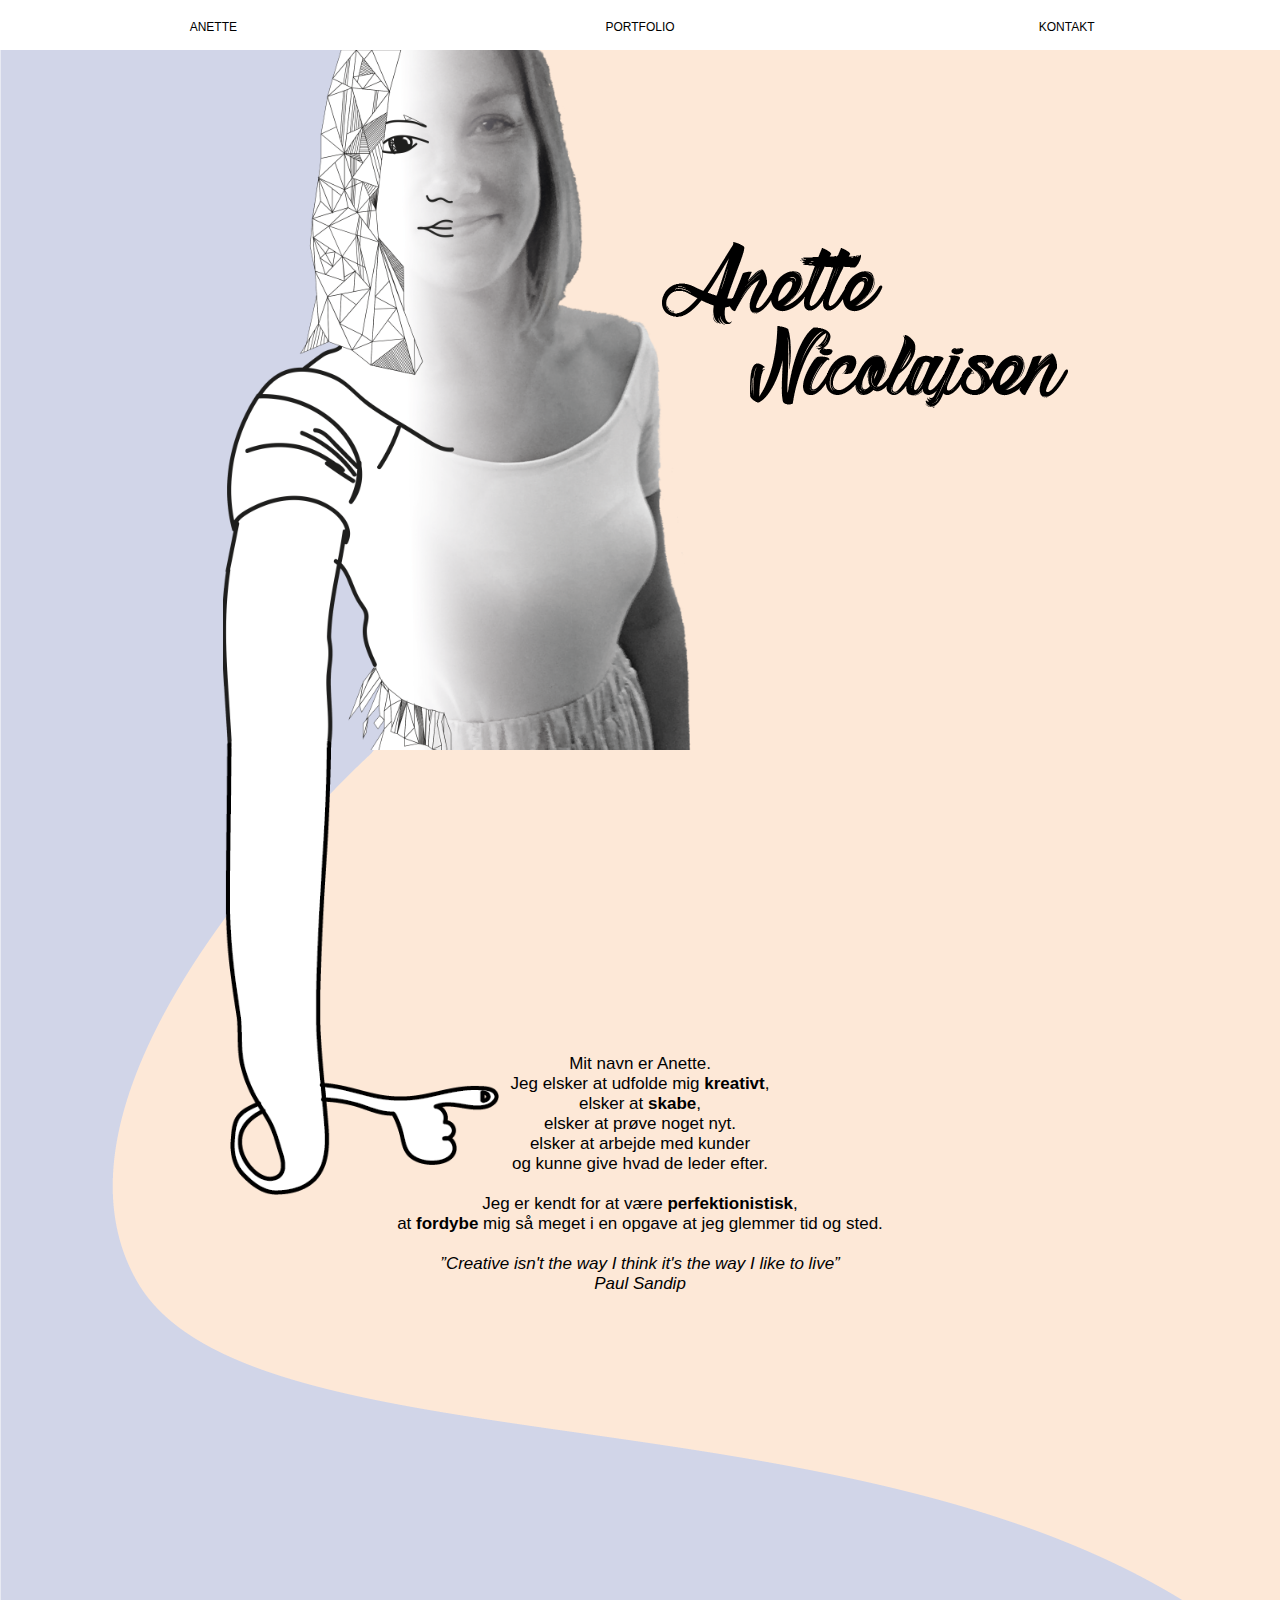
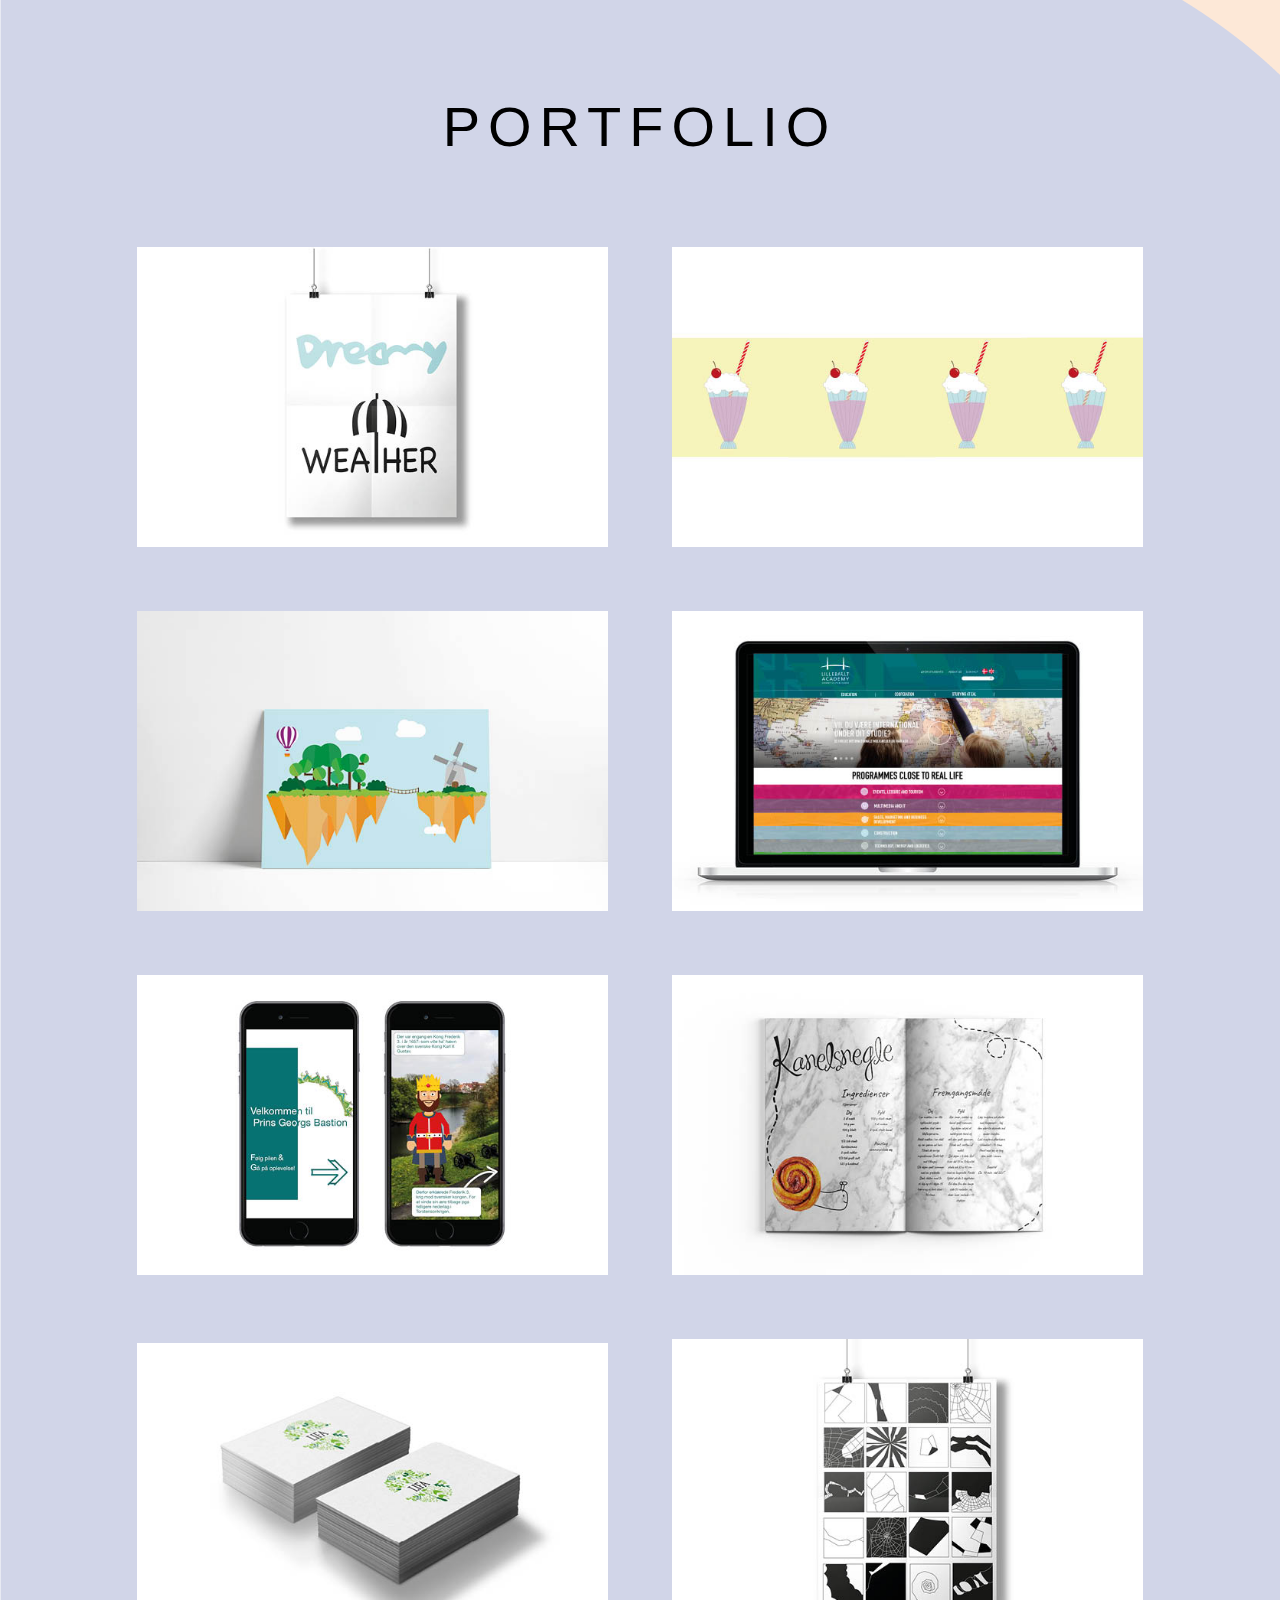
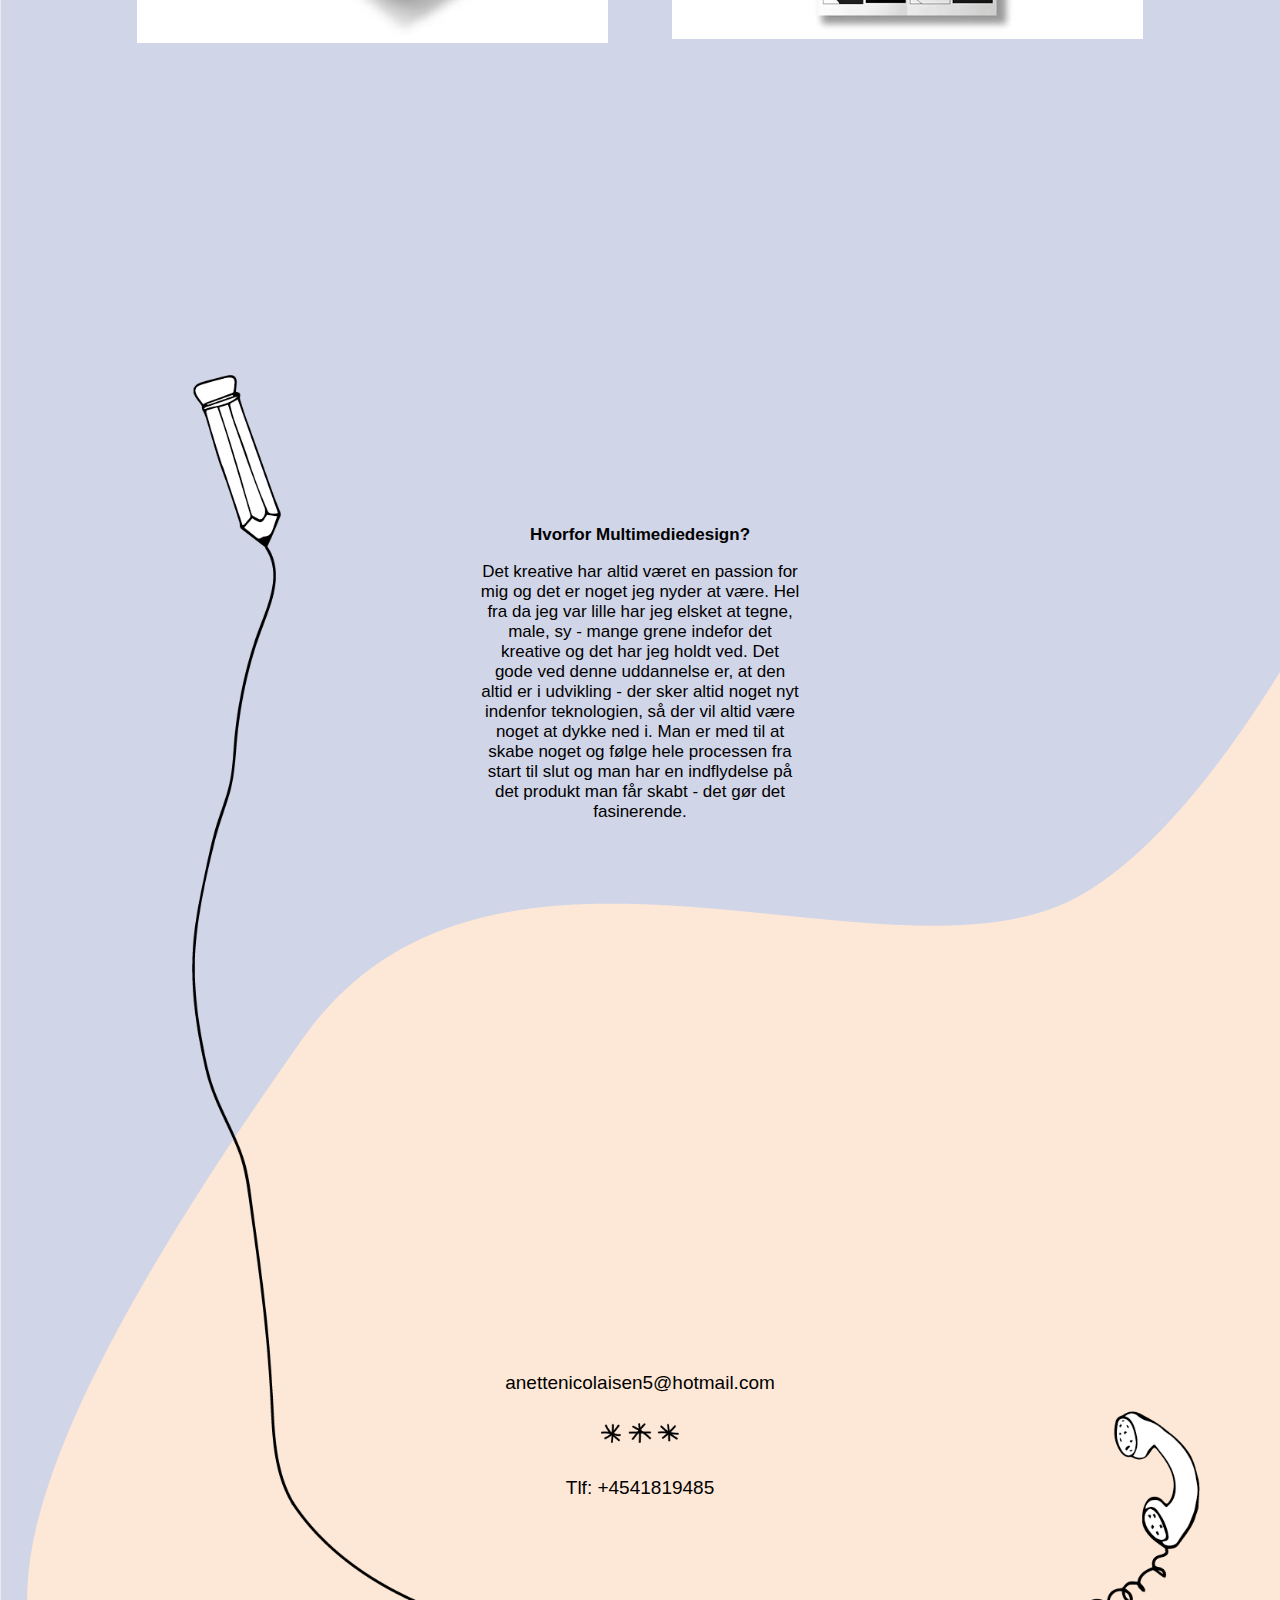
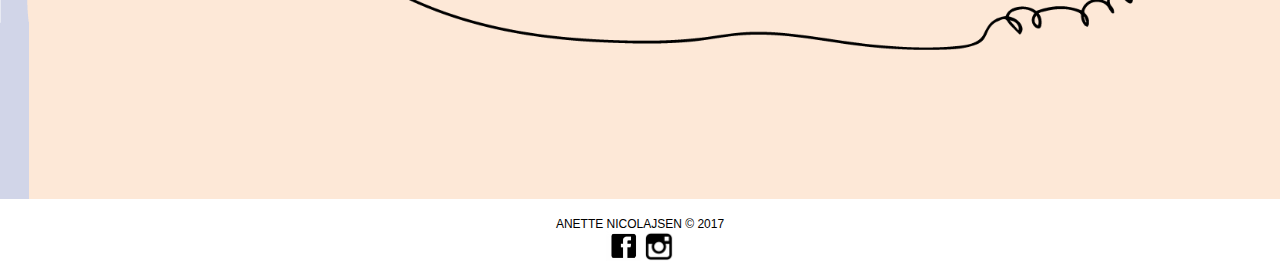
<file: index.html>
<!DOCTYPE html>
<html>
  <head>
    <meta charset="utf-8">
    <meta name="viewport" content="width=device-width, initial-scale=1.0">
    <title>Anette Nicolajsen</title>
    <link rel="stylesheet" href="assets/css/portfolio.css">

  </head>

  <body>
    <header>
      <nav>
          <ul>
            <li><a href="#brandstatement">ANETTE</a></li>
            <li><a href="#portfolio">PORTFOLIO</a></li>
            <li><a href="#kontakt">KONTAKT</a></li>
          </ul>
      </nav>
    </header>

        <img src="assets/images/anette.png" alt="selvportræt" class="selvbillede">
        <img src="assets/images/logo.png" alt="logo" class="logo">

        <img src="assets/images/arm.png" alt="arm" class="arm">
        <div>
          <p id="brandstatement" class="tekstmig">Mit navn er Anette.<br>
                              Jeg elsker at udfolde mig <span style="font-weight: bold;">kreativt</span>,<br>
                              elsker at <span style="font-weight: bold;">skabe</span>,<br>
                              elsker at prøve noget nyt.<br>
                              elsker at arbejde med kunder<br>
                              og kunne give hvad de leder efter.<br><br>
                              Jeg er kendt for at være <span style="font-weight: bold;">perfektionistisk</span>,<br>
                              at <span style="font-weight: bold;">fordybe</span> mig så meget i en opgave at jeg glemmer tid og sted.<br><br>
                              <span style="font-style: italic;">”Creative isn't the way I think it's the way I like to live”</span><br><span style="font-style: italic;">Paul Sandip</span>
                              </p>




        </div>

                <div id="portfolio" class="overskrift">

                  <p class="portfoliotext">PORTFOLIO</p>

              </div>

                <div class="billedeudenom">

                    <div class="box1">

                        <img src="assets/images/typografi.jpg" alt="typografi billede" class="billeder">
                            <a href="typografi.html" target="_blank">
                                    <div class="overlaybillede1">
                                        <p class="tekstoverlay">SE MERE</p>
                                    </div>
                            </a>


                        <img src="assets/images/floatingisland.jpg" alt="floating island" class="billeder">
                        <a href="floatingisland.html" target="_blank">
                                <div class="overlaybillede1">
                                    <p class="tekstoverlay">SE MERE</p>
                                </div>
                        </a>


                        <a href="projektto.html" target="_blank"><img src="assets/images/projektto.jpg" alt="Projekt 2" class="billeder"></a>

                        <a href="projektto.html" target="_blank">
                                <div class="overlaybillede3">
                                    <p class="tekstoverlay">SE MERE</p>
                                </div>
                        </a>


                        <img src="assets/images/lifa.jpg" alt="logo" class="billeder">

                        <a href="lifa.html" target="_blank">
                                <div class="overlaybillede1">
                                    <p class="tekstoverlay">SE MERE</p>
                                </div>
                        </a>

                    </div>


                    <div class="box2">

                      <img src="assets/images/milkshake.jpg" alt="milkshake" class="billeder">

                      <a href="milkshake.html" target="_blank">
                              <div class="overlaybillede5">
                                  <p class="tekstoverlay">SE MERE</p>
                              </div>
                      </a>


                      <img src="assets/images/projekten.jpg" alt="Projekt 1" class="billeder">

                      <a href="projekten.html" target="_blank">
                              <div class="overlaybillede5">
                                  <p class="tekstoverlay">SE MERE</p>
                              </div>
                      </a>


                      <img src="assets/images/kanelsnegl.jpg" alt="opskrift" class="billeder">

                      <a href="kanelsnegl.html" target="_blank">
                              <div class="overlaybillede5">
                                  <p class="tekstoverlay">SE MERE</p>
                              </div>
                      </a>


                      <img src="assets/images/spindelvaev.jpg" alt="Plakat" class="billeder">

                      <a href="spindelvaev.html" target="_blank">
                              <div class="overlaybillede5">
                                  <p class="tekstoverlay">SE MERE</p>
                              </div>
                      </a>

                    </div>

                </div>


                    <img src="assets/images/blyanttelefon.png" alt="blyant" class="blyant">
                    <div class="hvorfor">
                        <p style="font-weight: bold;">Hvorfor Multimediedesign?</p>
                        <p class="hvorfor-tekst">Det kreative har altid været en passion for mig og det er noget jeg nyder at være. Hel fra da jeg var lille har jeg elsket at tegne, male, sy - mange grene indefor det kreative og det har jeg holdt ved. Det gode ved denne uddannelse er, at den altid er i udvikling - der sker altid noget nyt indenfor teknologien, så der vil altid være noget at dykke ned i.
                        Man er med til at skabe noget og følge hele processen fra start til slut og man har en indflydelse på det produkt man får skabt - det gør det fasinerende.
                        </p>
                    </div>


                        <div id="kontakt" class="kontakt">
                            <p class="email">anettenicolaisen5@hotmail.com</p>
                            <img src="assets/images/prikker.png" alt="prikker" class="prikker">
                            <p class="nummer">Tlf: +4541819485</p>
                        </div>

            <footer>
                  <p class="copyright">ANETTE NICOLAJSEN &copy; 2017</p>
                  <a href="https://www.facebook.com/anette.nicolaisen.92" target="_blank"><img src="assets/images/facebook.jpg" alt="facebook" class="sociale"></a>
                  <a href="https://www.instagram.com/anico154/" target="_blank"><img src="assets/images/instagram.png" alt="instagram" class="sociale"></a>
            </footer>

  </body>
</html>
</file>
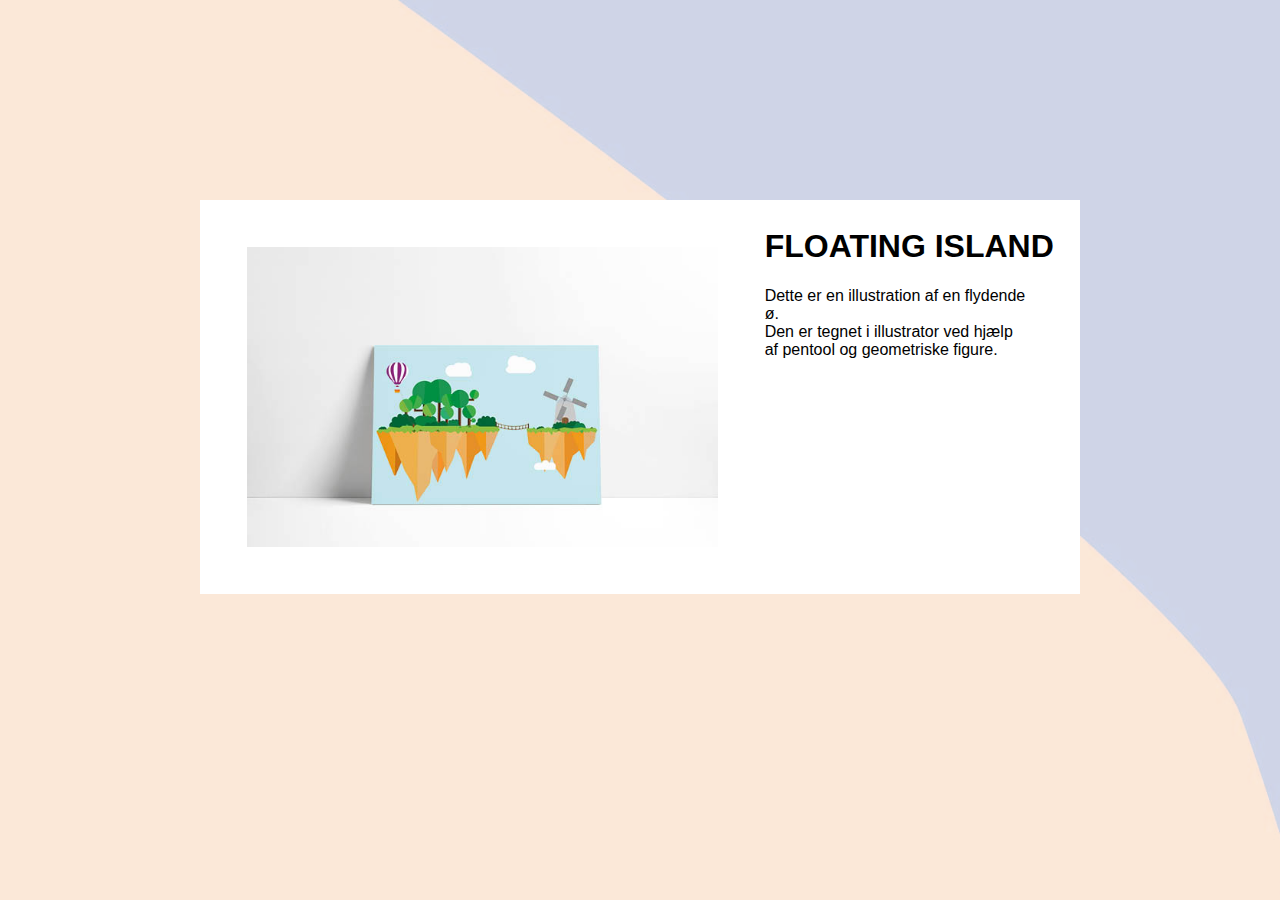
<file: floatingisland.html>
<!DOCTYPE html>
<html>
  <head>
    <meta charset="utf-8">
    <meta name="viewport" content="width=device-width, initial-scale=1.0">
    <link rel="stylesheet" href="assets/css/portfolio.css">
    <title>Floating island</title>
  </head>


  <body class="body-typografi">
      <div class="flex-containertwo">

        <aside>
            <img src="assets/images/floatingisland.jpg" alt="typografi" class="billeder">

        </aside>

        <main class="mainisland">
          <article>
            <header class="underheaderisland">
              <h1>FLOATING ISLAND</h1>

              <p class="tekstunderside">Dette er en illustration af en flydende ø.
              <br>Den er tegnet i illustrator ved hjælp af pentool og geometriske figure.</p>
            </header>

          </article>
      </main>


      </div>


  </body>
</html>
</file>
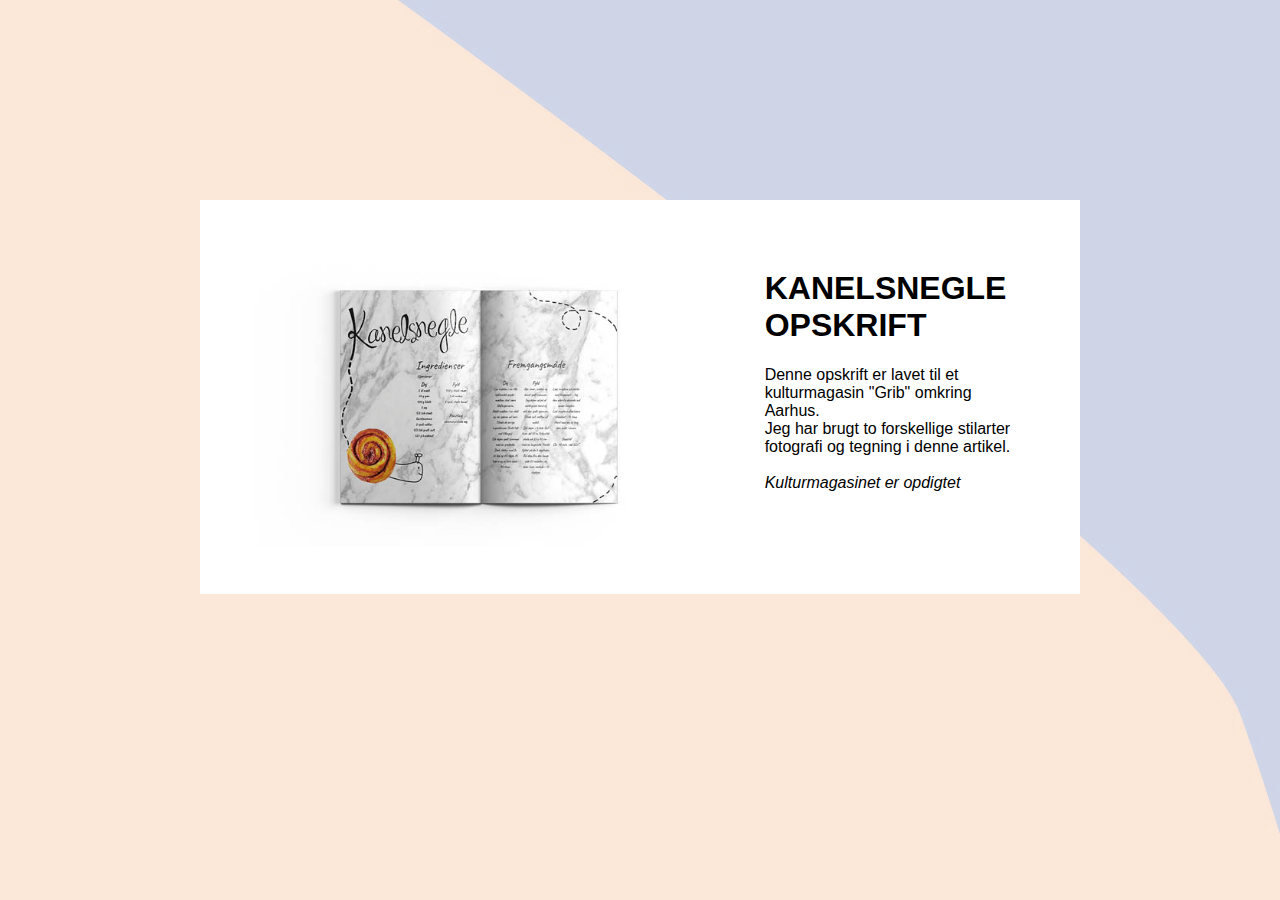
<file: kanelsnegl.html>
<!DOCTYPE html>
<html>
  <head>
    <meta charset="utf-8">
    <meta name="viewport" content="width=device-width, initial-scale=1.0">
    <link rel="stylesheet" href="assets/css/portfolio.css">
    <title>Kanelsnegle-opskrift</title>
  </head>


  <body class="body-typografi">
      <div class="flex-containertwo">

        <aside>
            <img src="assets/images/kanelsnegl.jpg" alt="typografi" class="billeder">

        </aside>

        <main>
          <article>
            <header class="underheaderopskrift">
              <h1>KANELSNEGLE OPSKRIFT</h1>

              <p class="tekstunderside">Denne opskrift er lavet til et kulturmagasin "Grib" omkring Aarhus.<br>
                Jeg har brugt to forskellige stilarter fotografi og tegning i denne artikel.
              <br><br><span style="font-style: italic;">Kulturmagasinet er opdigtet</span></p>

            </header>

          </article>
      </main>


      </div>


  </body>
</html>
</file>
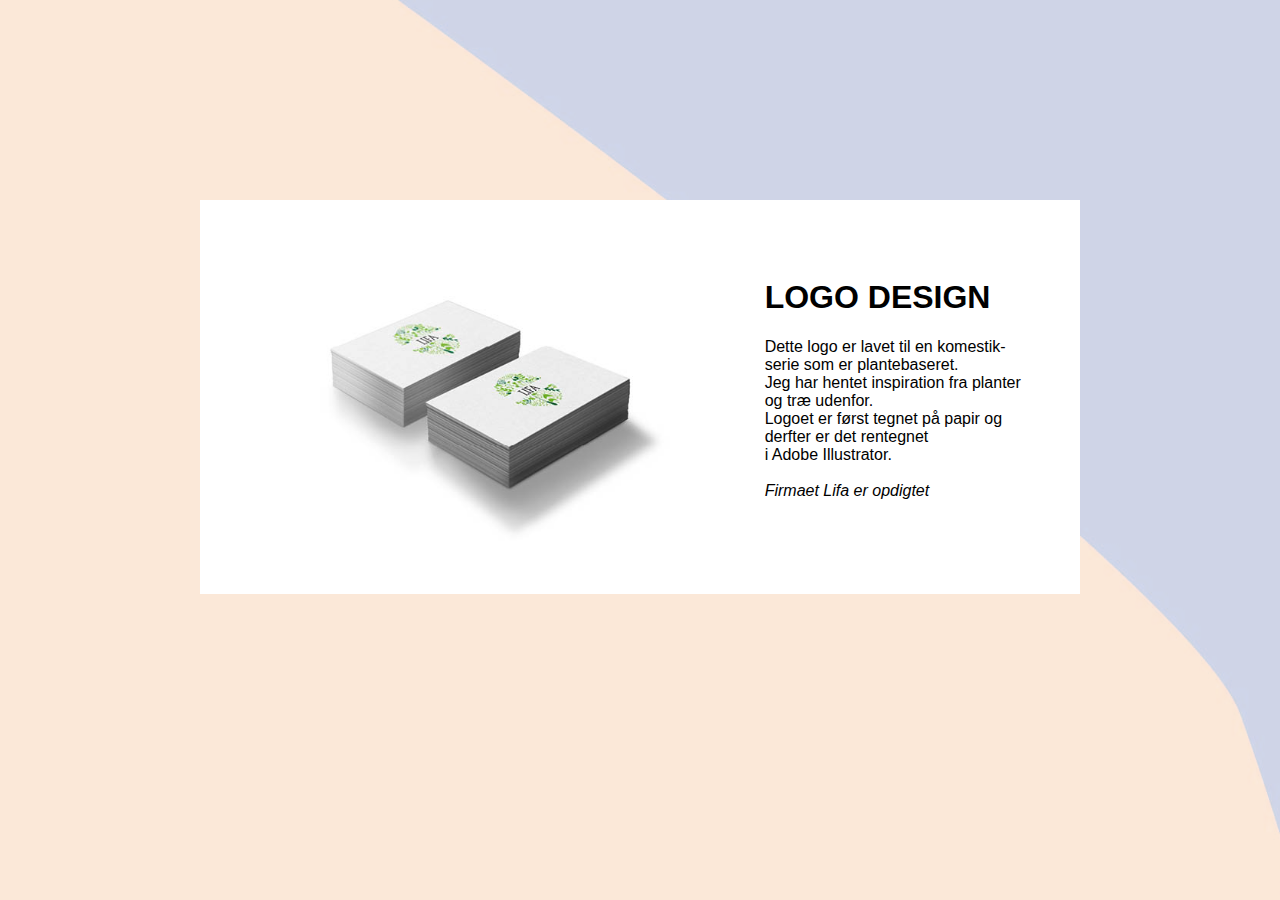
<file: lifa.html>
<!DOCTYPE html>
<html>
  <head>
    <meta charset="utf-8">
    <meta name="viewport" content="width=device-width, initial-scale=1.0">
    <link rel="stylesheet" href="assets/css/portfolio.css">
    <title>Logo design</title>
  </head>


  <body class="body-typografi">
      <div class="flex-containertwo">

        <aside>
            <img src="assets/images/lifa.jpg" alt="Lifa logo" class="billeder">

        </aside>

        <main>
          <article>
            <header class="underheaderlifa">
              <h1>LOGO DESIGN</h1>

              <p class="tekstunderside">Dette logo er lavet til en komestik-serie som er plantebaseret.<br>
                Jeg har hentet inspiration fra planter og træ udenfor.<br>Logoet er først tegnet på
                papir og derfter er det rentegnet<br> i Adobe Illustrator.<br><br>
                <span style="font-style: italic;">Firmaet Lifa er opdigtet</span></p>

            </header>

          </article>
      </main>


      </div>


  </body>
</html>
</file>
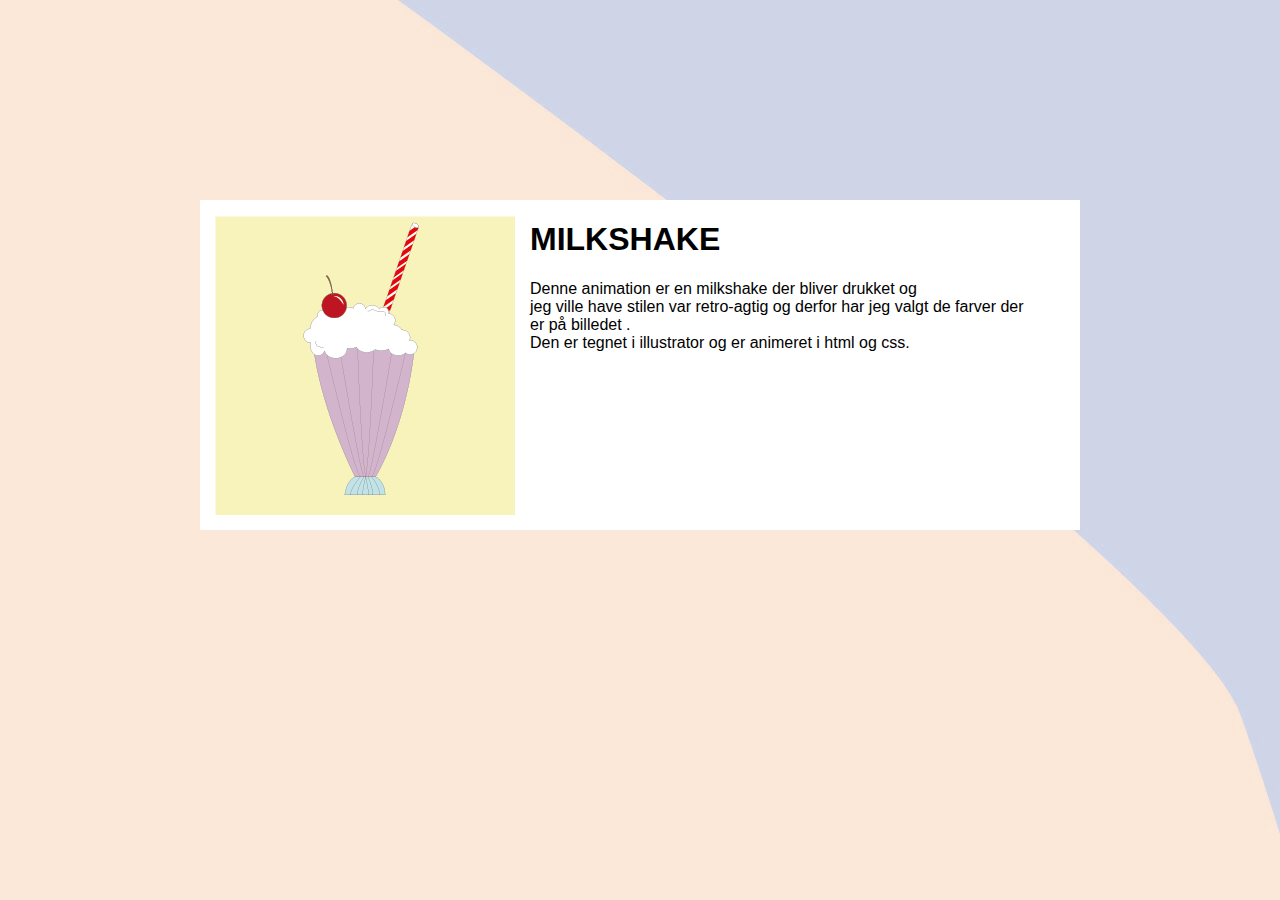
<file: milkshake.html>
<!DOCTYPE html>
<html>
  <head>
    <meta charset="utf-8">
    <meta name="viewport" content="width=device-width, initial-scale=1.0">
    <link rel="stylesheet" href="assets/css/portfolio.css">
    <title>Milkshake</title>
  </head>


  <body class="body-typografi">
      <div class="flex-containertwo">

        <aside>

            <div class="sprite">
            </div>

        </aside>

        <main class="mainmilkshake">
          <article>
            <header class="underheadermilkshake">
              <h1>MILKSHAKE</h1>

              <p class="tekstunderside">Denne animation er en milkshake der bliver drukket og<br>
                jeg ville have stilen var retro-agtig og derfor har jeg valgt de farver der er på billedet .<br>
                Den er tegnet i illustrator og er animeret i html og css.</p>


            </header>

          </article>
      </main>


      </div>


  </body>
</html>
</file>
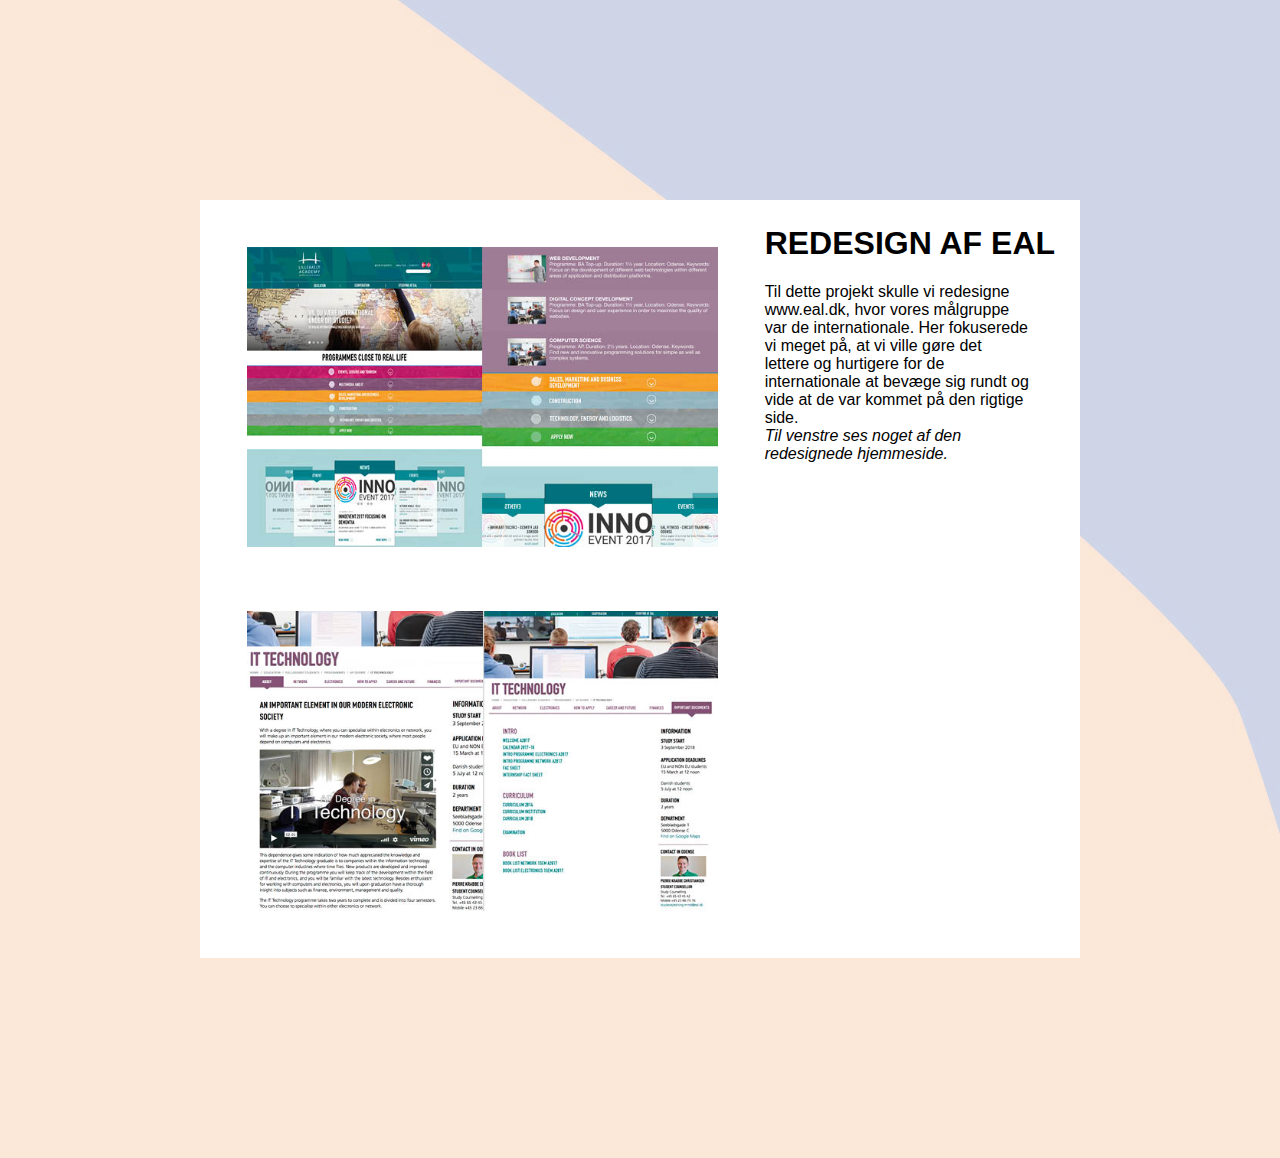
<file: projekten.html>
<!DOCTYPE html>
<html>
  <head>
    <meta charset="utf-8">
    <meta name="viewport" content="width=device-width, initial-scale=1.0">
    <link rel="stylesheet" href="assets/css/portfolio.css">
    <title>Redesign af EAL</title>
  </head>


  <body class="body-typografi">
      <div class="flex-containertwo">

        <aside>
            <img src="assets/images/redesign1.jpg" alt="redesign" class="billeder">
            <img src="assets/images/redesign2.jpg" alt="redesign" class="billeder">

        </aside>

        <main>
          <article>
            <header class="underheaderredesign">
              <h1>REDESIGN AF EAL</h1>
              <p class="tekstunderside">Til dette projekt skulle vi redesigne www.eal.dk, hvor vores målgruppe var de internationale.
              Her fokuserede vi meget på, at vi ville gøre det lettere og hurtigere for de internationale at bevæge sig rundt og<br>
              vide at de var kommet på den rigtige side.<br>
              <span style="font-style: italic;">Til venstre ses noget af den redesignede hjemmeside.</span>
            </header>

          </article>
      </main>


      </div>


  </body>
</html>
</file>
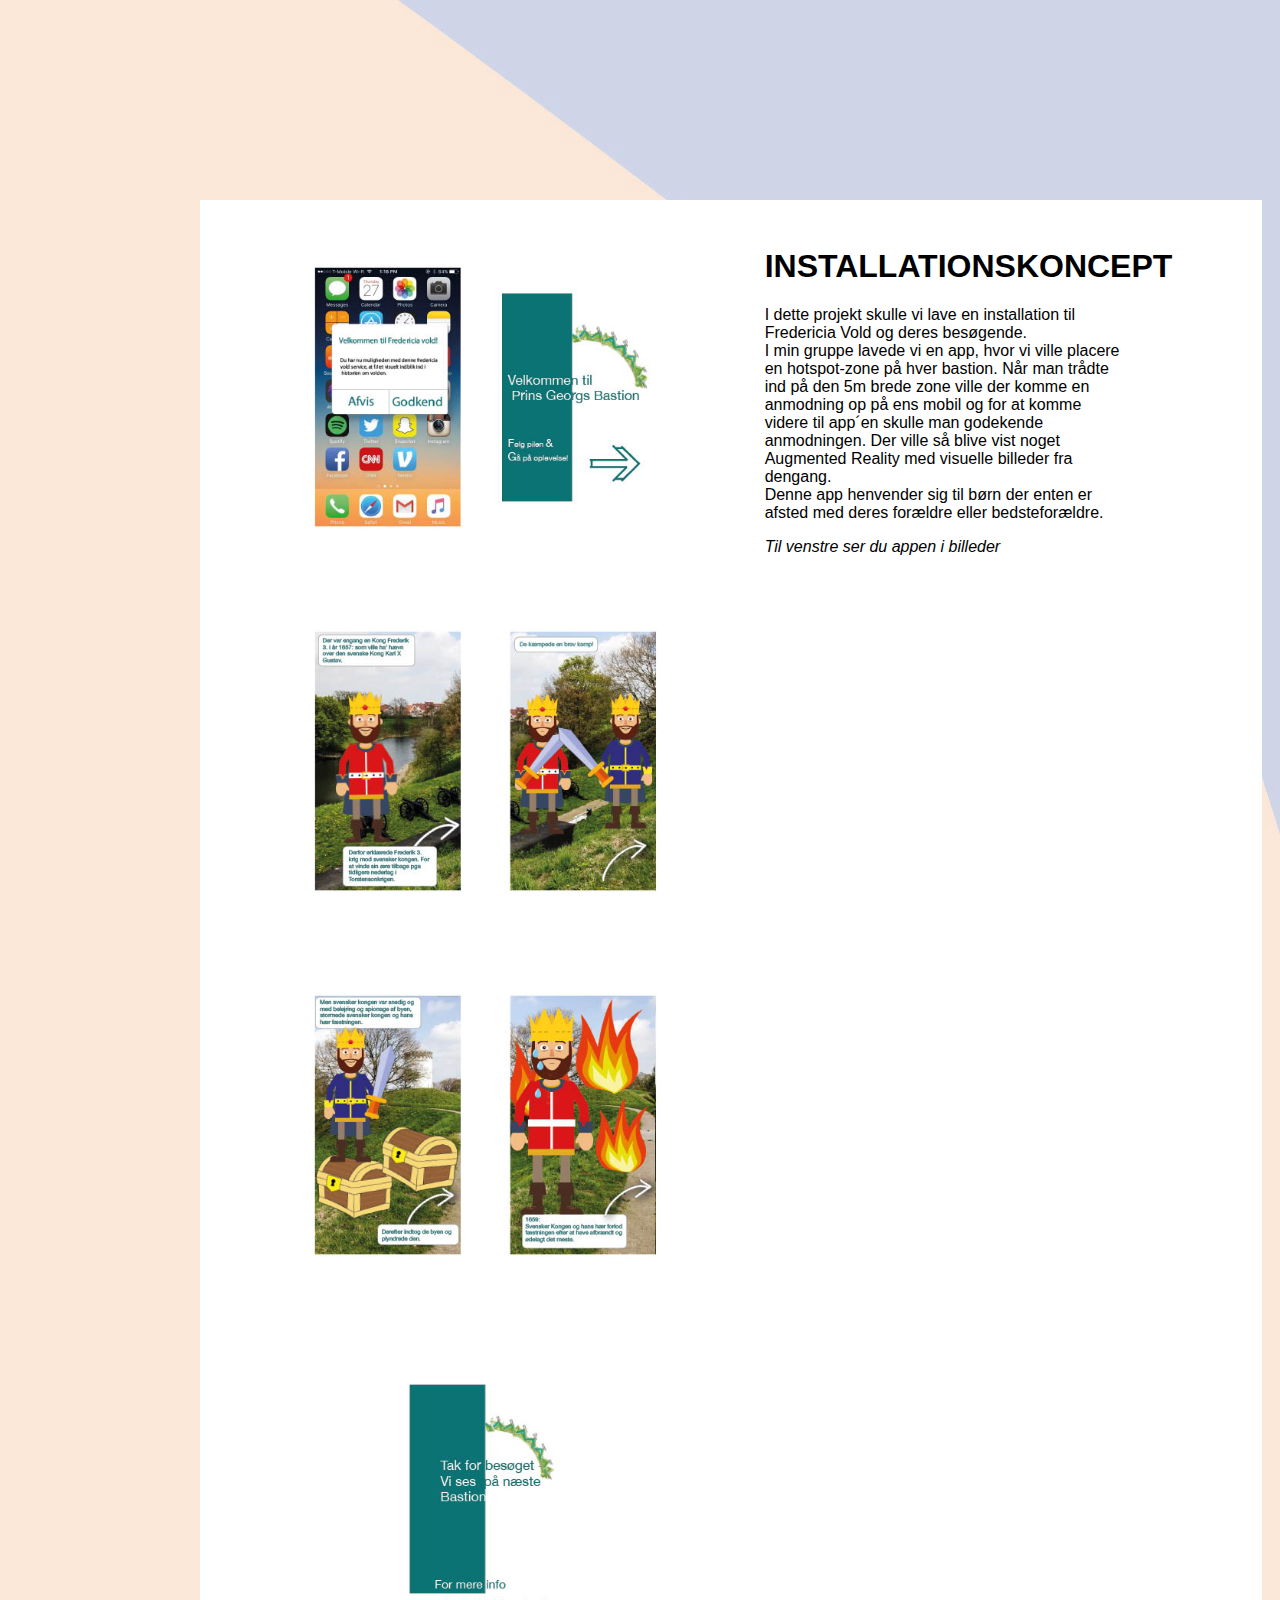
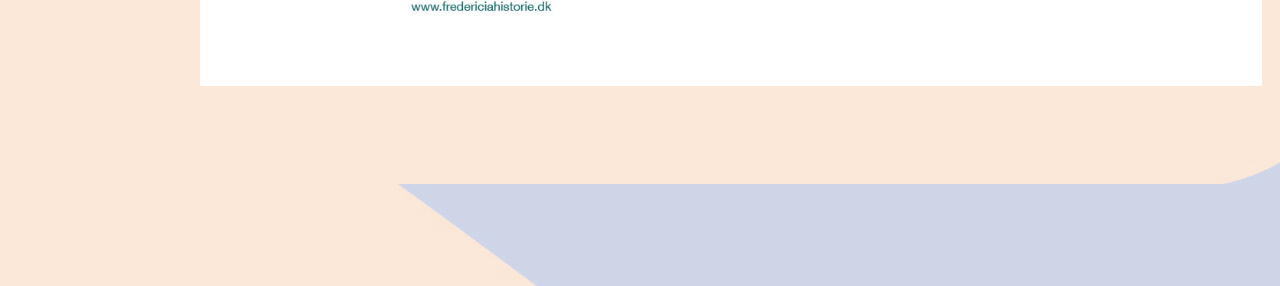
<file: projektto.html>
<!DOCTYPE html>
<html>
  <head>
    <meta charset="utf-8">
    <meta name="viewport" content="width=device-width, initial-scale=1.0">
    <link rel="stylesheet" href="assets/css/portfolio.css">
    <title>Installationskoncept</title>
  </head>


  <body class="body-typografi">
      <div class="flex-containertwo">

        <aside>
            <img src="assets/images/app1.jpg" alt="app" class="billeder">
            <img src="assets/images/app2.jpg" alt="app" class="billeder">
            <img src="assets/images/app3.jpg" alt="app" class="billeder">
            <img src="assets/images/app4.jpg" alt="app" class="billeder">

        </aside>

        <main>
          <article>
            <header class="underheaderinstallation">
              <h1>INSTALLATIONSKONCEPT</h1>

              <p class="tekstunderside">I dette projekt skulle vi lave en installation til Fredericia Vold og deres besøgende.<br>
              I min gruppe lavede vi en app, hvor vi ville placere en hotspot-zone på hver bastion. Når man trådte ind på den 5m brede zone ville der komme en anmodning op på ens mobil og for at komme videre til app´en skulle man godekende anmodningen. Der ville så blive vist noget Augmented Reality med visuelle billeder fra dengang.<br>
              Denne app henvender sig til børn der enten er afsted med deres forældre eller bedsteforældre.<br></p>
              <p><span style="font-style: italic;">Til venstre ser du appen i billeder</span></p>

            </header>

          </article>
      </main>


      </div>


  </body>
</html>
</file>
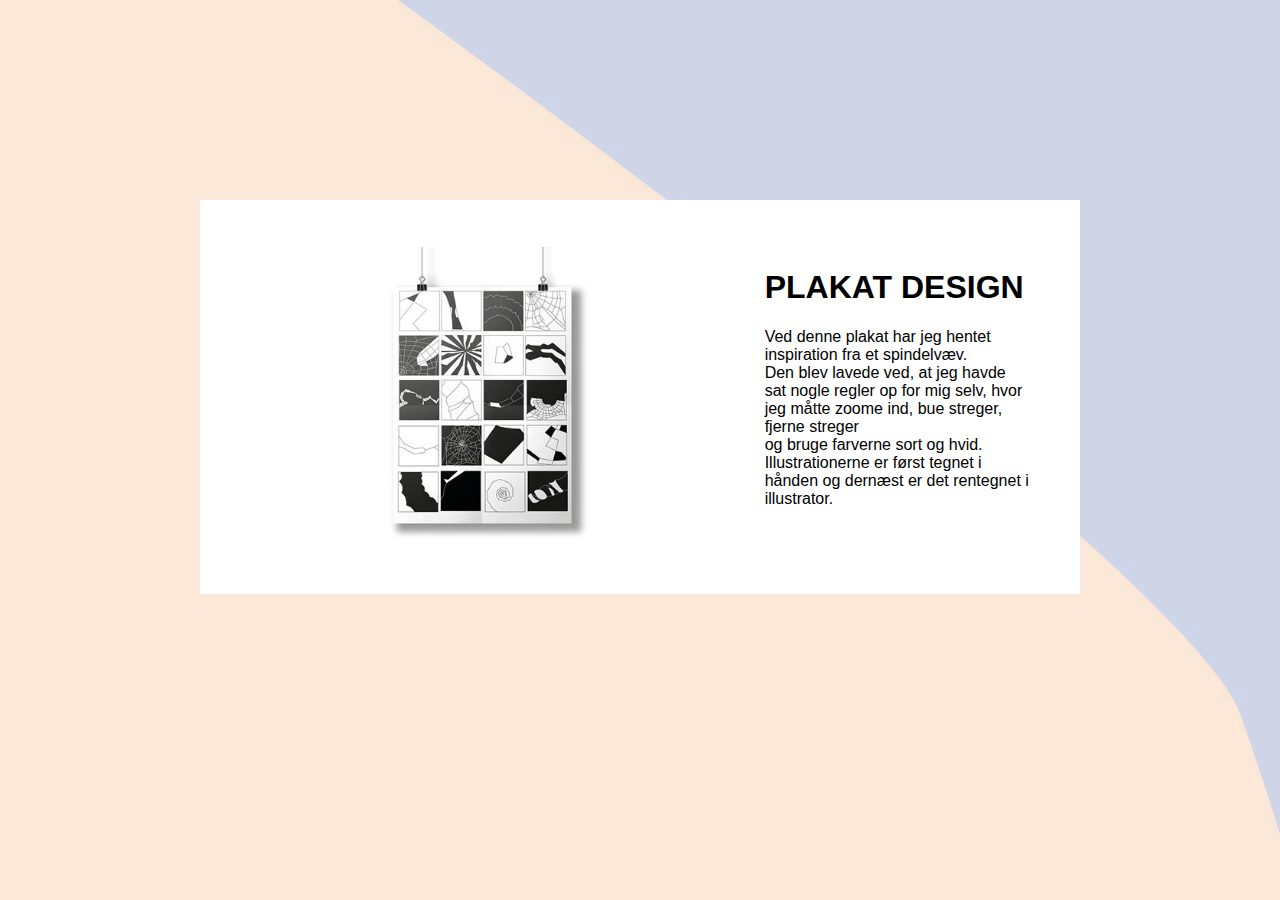
<file: spindelvaev.html>
<!DOCTYPE html>
<html>
  <head>
    <meta charset="utf-8">
    <meta name="viewport" content="width=device-width, initial-scale=1.0">
    <link rel="stylesheet" href="assets/css/portfolio.css">
    <title>Spindelvæv plakat</title>
  </head>


  <body class="body-typografi">
      <div class="flex-containertwo">

        <aside>
            <img src="assets/images/spindelvaev.jpg" alt="Plakat" class="billeder">

        </aside>

        <main>
          <article>
            <header class="underheaderspindelvaev">
              <h1>PLAKAT DESIGN</h1>

                <p class="tekstunderside">Ved denne plakat har jeg hentet inspiration fra et spindelvæv.<br>
                  Den blev lavede ved, at jeg havde sat nogle regler op for mig selv,
                  hvor jeg måtte zoome ind, bue streger, fjerne streger<br>
                  og bruge farverne sort og hvid. Illustrationerne er først tegnet i hånden og
                  dernæst er det rentegnet i illustrator.</p>
            </header>

          </article>
      </main>


      </div>


  </body>
</html>
</file>
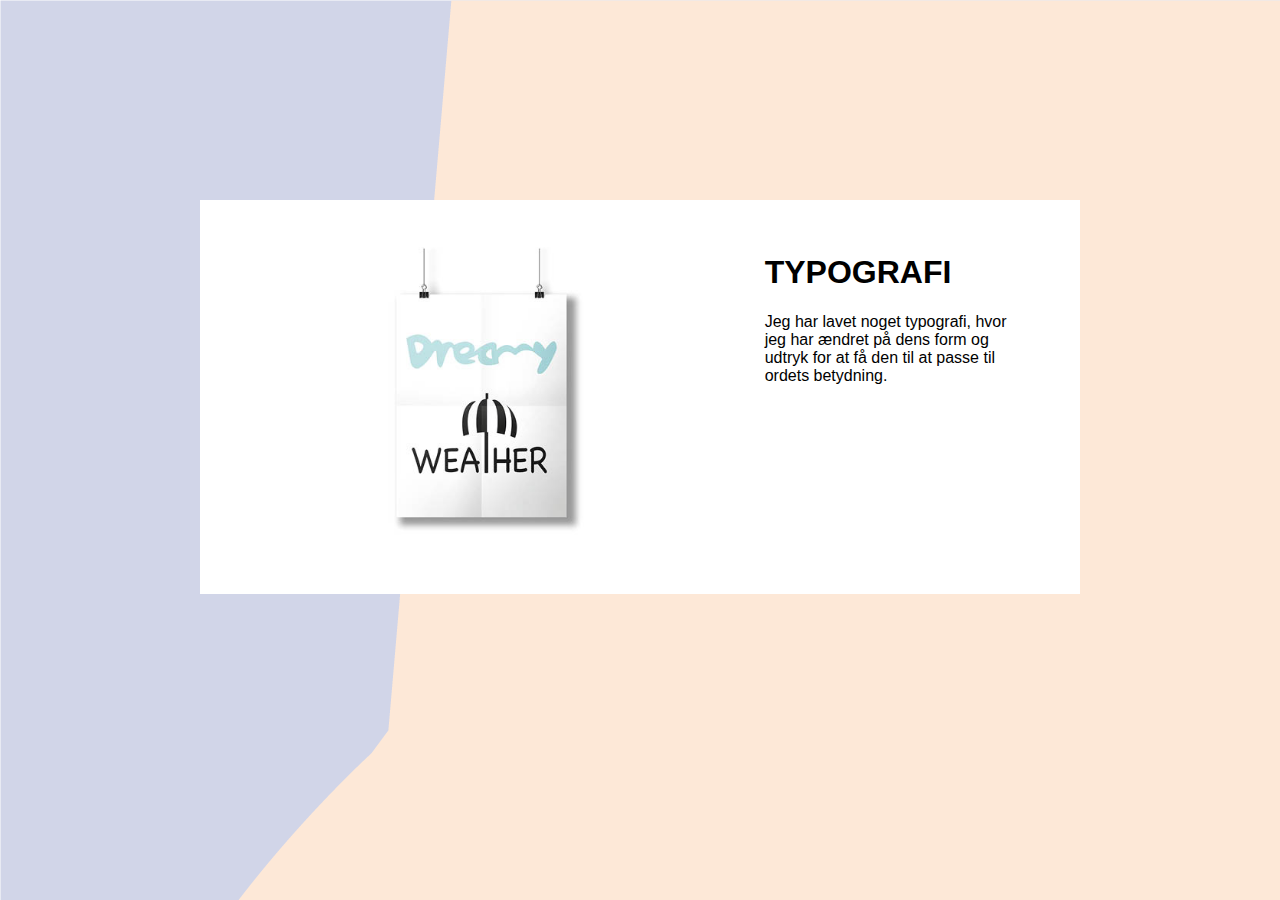
<file: typografi.html>
<!DOCTYPE html>
<html>
  <head>
    <meta charset="utf-8">
    <meta name="viewport" content="width=device-width, initial-scale=1.0">
    <link rel="stylesheet" href="assets/css/portfolio.css">
    <title>Typografi</title>
  </head>


  <body class="body">
      <div class="flex-containertwo">

        <aside>
            <img src="assets/images/typografi.jpg" alt="typografi" class="billeder">

        </aside>

        <main>
          <article>
            <header class="underheadertypografi">
              <h1>TYPOGRAFI</h1>

              <p class="tekstunderside">Jeg har lavet noget typografi, hvor jeg har ændret på dens form og udtryk for at få den til at passe til ordets betydning.</p>

            </header>

          </article>
      </main>


      </div>


  </body>
</html>
</file>
<file: assets/css/portfolio.css>
body {
  margin: 0 auto;
  background-image: url("../images/baggrund2.png");
  font-family: helvetica;

}


header {
  margin: auto;

}



nav {
  font-weight: lighter;
  font-size: 12px;
  background-color: white;
  height: 50px;


}

nav ul {
  display: flex;
  list-style: none;
  padding: 0;
  margin: 0;
  flex-direction: row;



}

nav li {
  flex: 1;

}

nav a {
  padding: 20px 0;
  display: block;
  text-align: center;
  text-decoration: none;
  color: black;
}


.selvbillede {
  height: 700px;
  position: relative;
  left: 223px;

}

.logo {
  position: absolute;
  top: 225px;
  right: 185px
}

.arm {
  position: absolute;
    left: 225px;
    top: 740px;
    height: 455px;
}


.tekstmig {
  text-align: center;
  margin-top: 300px;
  margin-bottom: 400px;
  font-size: 17px;
  font-weight: lighter;
}



.overskrift {
  width: auto;
  text-align: center;
  font-size: 56px;
  letter-spacing: 8px;

}



.billedeudenom {
  display: flex;
  justify-content: center;
}

.box1 {
  display: flex;
  flex-direction: column;
}

.box2 {
  display: flex;
  flex-direction: column;

}


.billeder {
  height: 300px;
  padding: 32px;
}

/*test med billede hover*/
.overlaybillede1 {
  width: 471px;
  height: 300px;
  margin-left: 2.2%;
  margin-top: -332px;
  position: absolute;
  opacity: 0;
}

.tekstoverlay {
  color: black;
  text-decoration: none;
  text-align: center;
  margin-top: 140px;
  font-family: helvetica;
  font-size: 25px;
  font-weight: lighter;

}

.overlaybillede1:hover {
  background-color: white;
  width: 471px;
  height: 300px;
  opacity: 0.7;
}

.overlaybillede3 {
  width: 471px;
  height: 300px;
  margin-left: 2.2%;
  margin-top: -336px;
  position: absolute;
  opacity: 0;
}

.overlaybillede3:hover {
  background-color: white;
  width: 471px;
  height: 300px;
  opacity: 0.7;
}


.overlaybillede5 {
  width: 471px;
  height: 300px;
  margin-left: 2.2%;
  margin-top: -332px;
  position: absolute;
  opacity: 0;
}

.overlaybillede5:hover {
  background-color: white;
  width: 471px;
  height: 300px;
  opacity: 0.7;
}

/*test med billede hover*/


.hvorfor {
  font-weight: lighter;
  margin-top: 450px;
  margin-bottom: 300px;
  font-size: 17px;
  padding-left: 480px;
  padding-right: 480px;
  text-align: center;


}
.blyant {
  position: absolute;
  left: 15%;
  margin-top: 300px;
  height: 1275px;
}

.kontakt {
  font-weight: lighter;
  font-size: 17px;
  margin-top: 550px;
  text-align: center;

}

.email {
font-size: 19px;
}

.nummer {
font-size: 19px;
}

.prikker {
  height: 20px;
  margin-top: 10px;
  margin-bottom: 10px;
}


footer {
  font-weight: lighter;
  font-size: 12px;
  color: black;
  padding-top: 6px;
  background-color: white;
  width: auto;
  height: 66px;
  display: block;
  margin-top: 300px;
  text-align: center;
}


.copyright {
  text-align: center;
  margin-bottom: 0;
}

.sociale {

  height: 30px;
  text-align: center;


}

/*Undersider*/

.flex-containertwo  {
  display: flex;
  margin: 200px;

}

.body-typografi {
  margin: 0 auto;
  background-image: url("../images/baggrund-undersider.jpg");
}

    aside {
      display: flex;
        flex: 1;
        background-color: white;
        text-align: center;
        padding: 15px;
        flex-direction: column;

}

main {
    flex: 1;
    background-color: white;

}

.mainmilkshake {
  flex: 3;
  background-color: white

}

.mainisland {
  flex: 1;
  background-color: white;
  padding-top: 7px;
}

.underheaderlifa {
  padding-top: 58px;
  font-weight: lighter;
}

.underheaderspindelvaev {
  padding-top: 48px;
  font-weight: lighter;
}

.underheaderopskrift {
  padding-top: 49px;
  font-weight: lighter;
}

.overskriftmilkshake {
  font-weight: lighter;
}

.underheadermilkshake {
  font-weight: lighter;
}

.underheadertypografi {
  padding-top: 33px;
  font-weight: lighter;
}

.underheaderinstallation {
  margin-right: 90px;
  margin-top: 48px;
  font-weight: lighter;

}

.underheaderredesign {
  font-weight: lighter;
  margin-top: 25px;
}
.tekstunderside {
  padding-right: 50px;
  font-weight: lighter;

}



.sprite {
width: 300px;
height: 300px;
background: url("../images/milkshake.png") 0 0 no-repeat;
animation: play 4s steps(10) infinite;
}

@keyframes play {
0% { background-position: 0px;}
100% { background-position: -3000px;}

}
</file>
